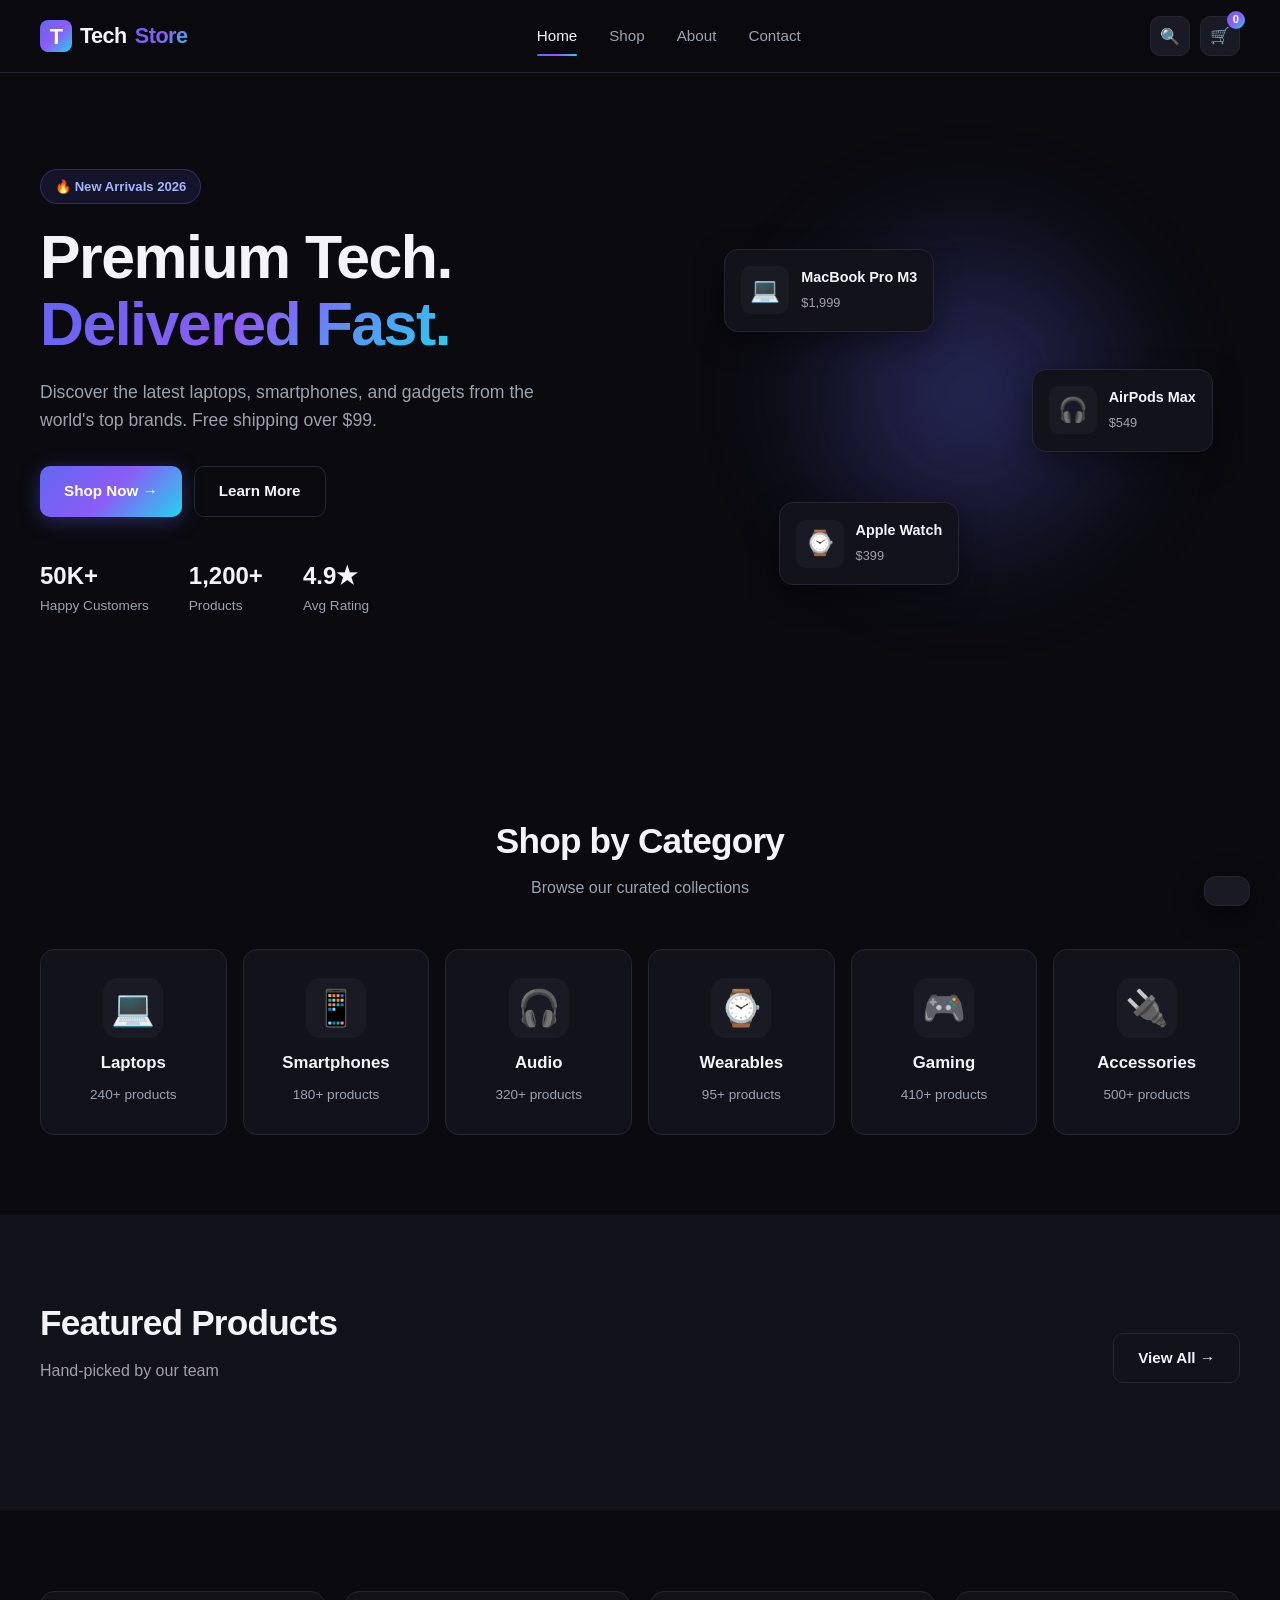
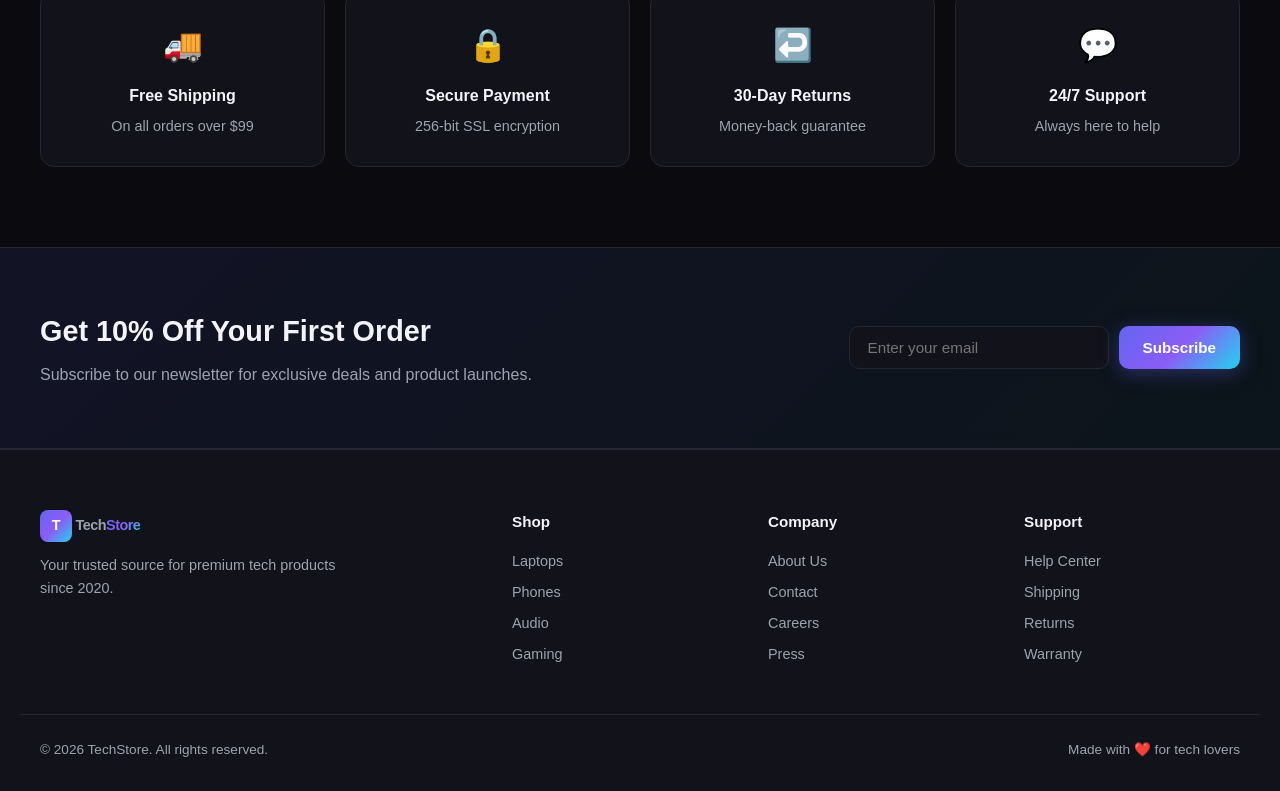
<file: index.html>
<!DOCTYPE html>
<html lang="en">
<head>
  <meta charset="UTF-8" />
  <meta name="viewport" content="width=device-width, initial-scale=1.0" />
  <title>TechStore — Premium Tech, Delivered</title>
  <meta name="description" content="Shop the latest gadgets, laptops, and accessories at TechStore." />
  <link rel="icon" href="favicon.svg" type="image/svg+xml" />
  <link rel="stylesheet" href="assets/css/style.css" />
</head>
<body>
  <header class="navbar" id="navbar">
    <div class="container nav-inner">
      <a href="index.html" class="logo">
        <span class="logo-mark">T</span> Tech<span class="accent">Store</span>
      </a>
      <nav class="nav-links">
        <a href="index.html" class="active">Home</a>
        <a href="shop.html">Shop</a>
        <a href="about.html">About</a>
        <a href="contact.html">Contact</a>
      </nav>
      <div class="nav-actions">
        <button class="icon-btn" id="searchBtn" aria-label="Search">🔍</button>
        <a href="cart.html" class="icon-btn cart-btn" aria-label="Cart">
          🛒 <span class="cart-count" id="cartCount">0</span>
        </a>
        <button class="menu-btn" id="menuBtn" aria-label="Menu">☰</button>
      </div>
    </div>
  </header>

  <!-- Hero -->
  <section class="hero">
    <div class="container hero-inner">
      <div class="hero-text">
        <span class="badge">🔥 New Arrivals 2026</span>
        <h1>Premium Tech.<br/><span class="gradient-text">Delivered Fast.</span></h1>
        <p>Discover the latest laptops, smartphones, and gadgets from the world's top brands. Free shipping over $99.</p>
        <div class="hero-cta">
          <a href="shop.html" class="btn btn-primary">Shop Now →</a>
          <a href="about.html" class="btn btn-ghost">Learn More</a>
        </div>
        <div class="hero-stats">
          <div><strong>50K+</strong><span>Happy Customers</span></div>
          <div><strong>1,200+</strong><span>Products</span></div>
          <div><strong>4.9★</strong><span>Avg Rating</span></div>
        </div>
      </div>
      <div class="hero-visual">
        <div class="floating-card card-1">
          <div class="fc-img">💻</div>
          <div><strong>MacBook Pro M3</strong><span>$1,999</span></div>
        </div>
        <div class="floating-card card-2">
          <div class="fc-img">🎧</div>
          <div><strong>AirPods Max</strong><span>$549</span></div>
        </div>
        <div class="floating-card card-3">
          <div class="fc-img">⌚</div>
          <div><strong>Apple Watch</strong><span>$399</span></div>
        </div>
        <div class="hero-glow"></div>
      </div>
    </div>
  </section>

  <!-- Categories -->
  <section class="section">
    <div class="container">
      <div class="section-head">
        <h2>Shop by Category</h2>
        <p>Browse our curated collections</p>
      </div>
      <div class="categories">
        <a href="shop.html?cat=laptops" class="cat-card">
          <div class="cat-icon">💻</div>
          <h3>Laptops</h3>
          <span>240+ products</span>
        </a>
        <a href="shop.html?cat=phones" class="cat-card">
          <div class="cat-icon">📱</div>
          <h3>Smartphones</h3>
          <span>180+ products</span>
        </a>
        <a href="shop.html?cat=audio" class="cat-card">
          <div class="cat-icon">🎧</div>
          <h3>Audio</h3>
          <span>320+ products</span>
        </a>
        <a href="shop.html?cat=wearables" class="cat-card">
          <div class="cat-icon">⌚</div>
          <h3>Wearables</h3>
          <span>95+ products</span>
        </a>
        <a href="shop.html?cat=gaming" class="cat-card">
          <div class="cat-icon">🎮</div>
          <h3>Gaming</h3>
          <span>410+ products</span>
        </a>
        <a href="shop.html?cat=accessories" class="cat-card">
          <div class="cat-icon">🔌</div>
          <h3>Accessories</h3>
          <span>500+ products</span>
        </a>
      </div>
    </div>
  </section>

  <!-- Featured Products -->
  <section class="section section-alt">
    <div class="container">
      <div class="section-head row">
        <div>
          <h2>Featured Products</h2>
          <p>Hand-picked by our team</p>
        </div>
        <a href="shop.html" class="btn btn-ghost">View All →</a>
      </div>
      <div class="product-grid" id="featuredGrid"></div>
    </div>
  </section>

  <!-- Trust badges -->
  <section class="section">
    <div class="container trust-grid">
      <div class="trust-card">
        <div class="trust-icon">🚚</div>
        <h4>Free Shipping</h4>
        <p>On all orders over $99</p>
      </div>
      <div class="trust-card">
        <div class="trust-icon">🔒</div>
        <h4>Secure Payment</h4>
        <p>256-bit SSL encryption</p>
      </div>
      <div class="trust-card">
        <div class="trust-icon">↩️</div>
        <h4>30-Day Returns</h4>
        <p>Money-back guarantee</p>
      </div>
      <div class="trust-card">
        <div class="trust-icon">💬</div>
        <h4>24/7 Support</h4>
        <p>Always here to help</p>
      </div>
    </div>
  </section>

  <!-- Newsletter -->
  <section class="newsletter">
    <div class="container newsletter-inner">
      <div>
        <h2>Get 10% Off Your First Order</h2>
        <p>Subscribe to our newsletter for exclusive deals and product launches.</p>
      </div>
      <form class="newsletter-form" id="newsletterForm">
        <input type="email" placeholder="Enter your email" required />
        <button type="submit" class="btn btn-primary">Subscribe</button>
      </form>
    </div>
  </section>

  <footer class="footer">
    <div class="container footer-grid">
      <div>
        <a href="index.html" class="logo">
          <span class="logo-mark">T</span> Tech<span class="accent">Store</span>
        </a>
        <p class="footer-about">Your trusted source for premium tech products since 2020.</p>
      </div>
      <div>
        <h4>Shop</h4>
        <a href="shop.html?cat=laptops">Laptops</a>
        <a href="shop.html?cat=phones">Phones</a>
        <a href="shop.html?cat=audio">Audio</a>
        <a href="shop.html?cat=gaming">Gaming</a>
      </div>
      <div>
        <h4>Company</h4>
        <a href="about.html">About Us</a>
        <a href="contact.html">Contact</a>
        <a href="#">Careers</a>
        <a href="#">Press</a>
      </div>
      <div>
        <h4>Support</h4>
        <a href="#">Help Center</a>
        <a href="#">Shipping</a>
        <a href="#">Returns</a>
        <a href="#">Warranty</a>
      </div>
    </div>
    <div class="container footer-bottom">
      <p>© 2026 TechStore. All rights reserved.</p>
      <p>Made with ❤️ for tech lovers</p>
    </div>
  </footer>

  <div class="toast" id="toast"></div>

  <script src="assets/js/products.js"></script>
  <script src="assets/js/cart.js"></script>
  <script src="assets/js/app.js"></script>
</body>
</html>
</file>
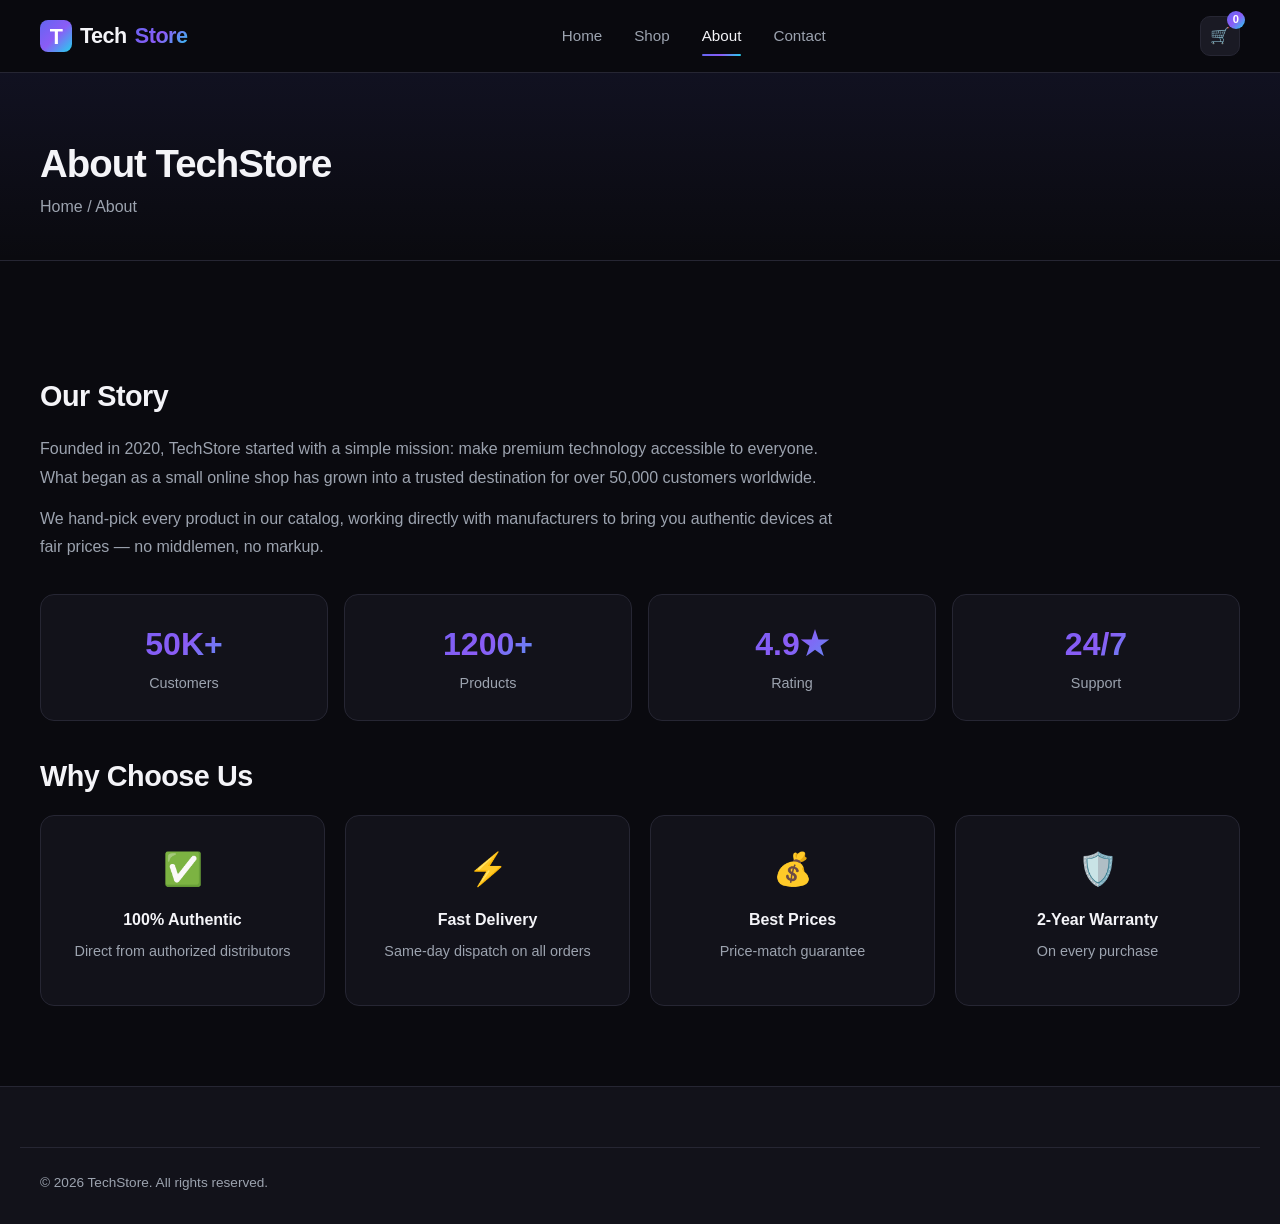
<file: about.html>
<!DOCTYPE html>
<html lang="en">
<head>
  <meta charset="UTF-8" />
  <meta name="viewport" content="width=device-width, initial-scale=1.0" />
  <title>About — TechStore</title>
  <link rel="icon" href="favicon.svg" type="image/svg+xml" />
  <link rel="stylesheet" href="assets/css/style.css" />
</head>
<body>
  <header class="navbar">
    <div class="container nav-inner">
      <a href="index.html" class="logo"><span class="logo-mark">T</span> Tech<span class="accent">Store</span></a>
      <nav class="nav-links">
        <a href="index.html">Home</a>
        <a href="shop.html">Shop</a>
        <a href="about.html" class="active">About</a>
        <a href="contact.html">Contact</a>
      </nav>
      <div class="nav-actions">
        <a href="cart.html" class="icon-btn cart-btn">🛒 <span class="cart-count" id="cartCount">0</span></a>
        <button class="menu-btn" id="menuBtn">☰</button>
      </div>
    </div>
  </header>

  <section class="page-head">
    <div class="container">
      <h1>About TechStore</h1>
      <p><a href="index.html">Home</a> / About</p>
    </div>
  </section>

  <section class="section">
    <div class="container about-content">
      <h2>Our Story</h2>
      <p>Founded in 2020, TechStore started with a simple mission: make premium technology accessible to everyone. What began as a small online shop has grown into a trusted destination for over 50,000 customers worldwide.</p>
      <p>We hand-pick every product in our catalog, working directly with manufacturers to bring you authentic devices at fair prices — no middlemen, no markup.</p>

      <div class="stats-grid">
        <div class="stat-card"><strong>50K+</strong><span>Customers</span></div>
        <div class="stat-card"><strong>1200+</strong><span>Products</span></div>
        <div class="stat-card"><strong>4.9★</strong><span>Rating</span></div>
        <div class="stat-card"><strong>24/7</strong><span>Support</span></div>
      </div>

      <h2>Why Choose Us</h2>
      <div class="trust-grid">
        <div class="trust-card"><div class="trust-icon">✅</div><h4>100% Authentic</h4><p>Direct from authorized distributors</p></div>
        <div class="trust-card"><div class="trust-icon">⚡</div><h4>Fast Delivery</h4><p>Same-day dispatch on all orders</p></div>
        <div class="trust-card"><div class="trust-icon">💰</div><h4>Best Prices</h4><p>Price-match guarantee</p></div>
        <div class="trust-card"><div class="trust-icon">🛡️</div><h4>2-Year Warranty</h4><p>On every purchase</p></div>
      </div>
    </div>
  </section>

  <footer class="footer">
    <div class="container footer-bottom">
      <p>© 2026 TechStore. All rights reserved.</p>
    </div>
  </footer>

  <script src="assets/js/products.js"></script>
  <script src="assets/js/cart.js"></script>
  <script src="assets/js/app.js"></script>
</body>
</html>
</file>
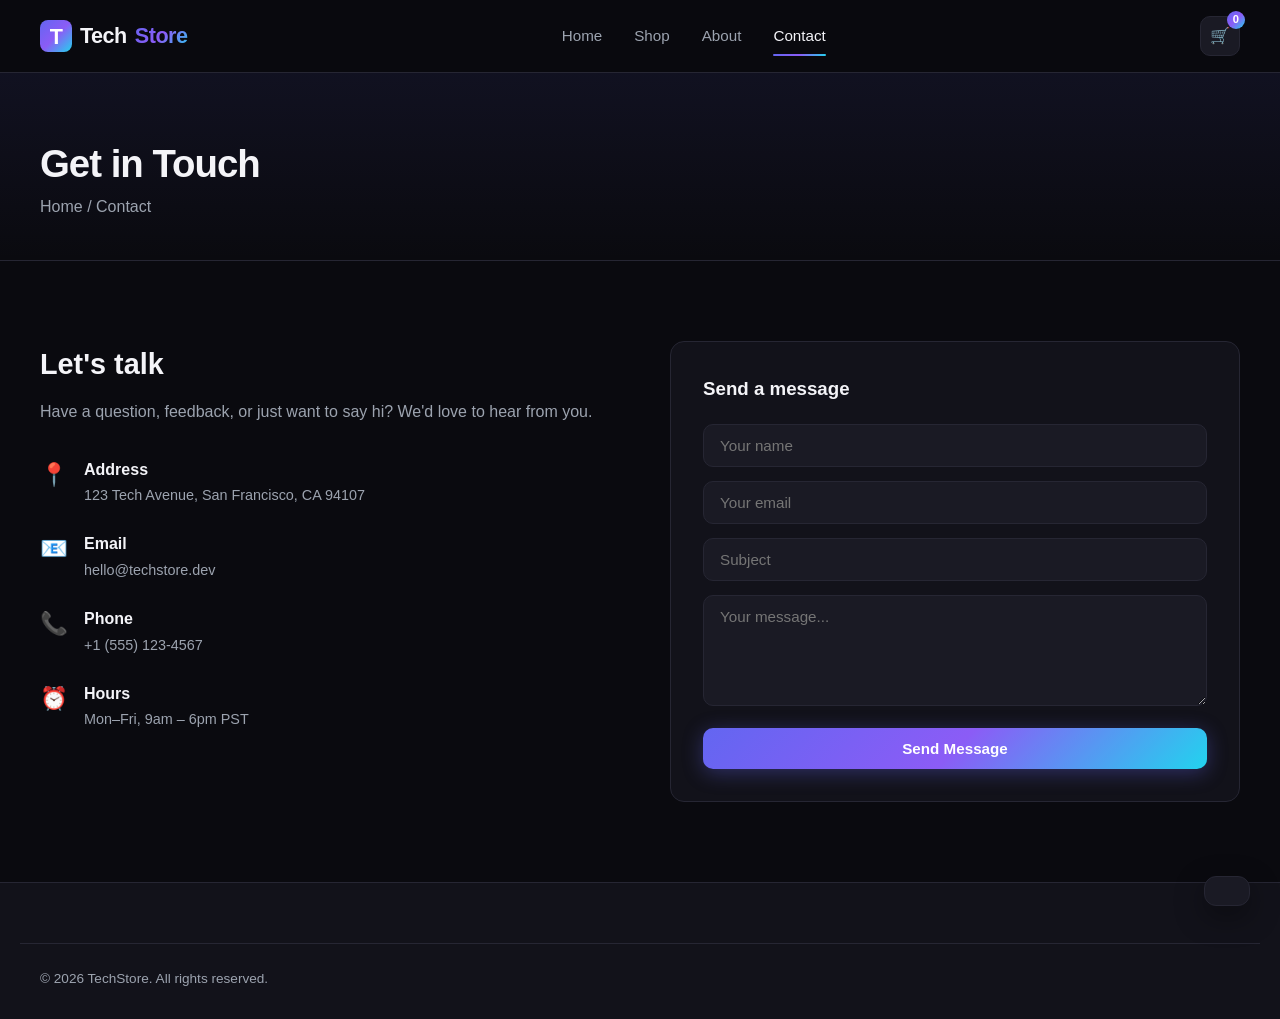
<file: contact.html>
<!DOCTYPE html>
<html lang="en">
<head>
  <meta charset="UTF-8" />
  <meta name="viewport" content="width=device-width, initial-scale=1.0" />
  <title>Contact — TechStore</title>
  <link rel="icon" href="favicon.svg" type="image/svg+xml" />
  <link rel="stylesheet" href="assets/css/style.css" />
</head>
<body>
  <header class="navbar">
    <div class="container nav-inner">
      <a href="index.html" class="logo"><span class="logo-mark">T</span> Tech<span class="accent">Store</span></a>
      <nav class="nav-links">
        <a href="index.html">Home</a>
        <a href="shop.html">Shop</a>
        <a href="about.html">About</a>
        <a href="contact.html" class="active">Contact</a>
      </nav>
      <div class="nav-actions">
        <a href="cart.html" class="icon-btn cart-btn">🛒 <span class="cart-count" id="cartCount">0</span></a>
        <button class="menu-btn" id="menuBtn">☰</button>
      </div>
    </div>
  </header>

  <section class="page-head">
    <div class="container">
      <h1>Get in Touch</h1>
      <p><a href="index.html">Home</a> / Contact</p>
    </div>
  </section>

  <section class="section">
    <div class="container contact-grid">
      <div class="contact-info">
        <h2>Let's talk</h2>
        <p>Have a question, feedback, or just want to say hi? We'd love to hear from you.</p>
        <div class="info-item"><span>📍</span><div><strong>Address</strong><p>123 Tech Avenue, San Francisco, CA 94107</p></div></div>
        <div class="info-item"><span>📧</span><div><strong>Email</strong><p>hello@techstore.dev</p></div></div>
        <div class="info-item"><span>📞</span><div><strong>Phone</strong><p>+1 (555) 123-4567</p></div></div>
        <div class="info-item"><span>⏰</span><div><strong>Hours</strong><p>Mon–Fri, 9am – 6pm PST</p></div></div>
      </div>
      <form class="contact-form" id="contactForm">
        <h3>Send a message</h3>
        <input type="text" placeholder="Your name" required />
        <input type="email" placeholder="Your email" required />
        <input type="text" placeholder="Subject" required />
        <textarea placeholder="Your message..." rows="5" required></textarea>
        <button type="submit" class="btn btn-primary full">Send Message</button>
      </form>
    </div>
  </section>

  <footer class="footer">
    <div class="container footer-bottom">
      <p>© 2026 TechStore. All rights reserved.</p>
    </div>
  </footer>

  <div class="toast" id="toast"></div>

  <script src="assets/js/products.js"></script>
  <script src="assets/js/cart.js"></script>
  <script src="assets/js/app.js"></script>
</body>
</html>
</file>
<file: assets/css/style.css>
/* ============ Reset & Base ============ */
*,*::before,*::after { box-sizing: border-box; margin: 0; padding: 0; }

:root {
  --bg: #0a0a0f;
  --bg-2: #12121a;
  --bg-3: #1a1a24;
  --border: #262633;
  --text: #f4f4f8;
  --muted: #9ca3af;
  --primary: #6366f1;
  --primary-2: #8b5cf6;
  --accent: #22d3ee;
  --success: #10b981;
  --danger: #ef4444;
  --gradient: linear-gradient(135deg, #6366f1 0%, #8b5cf6 50%, #22d3ee 100%);
  --shadow: 0 10px 30px rgba(0,0,0,.4);
  --radius: 14px;
}

[data-theme="light"] {
  --bg: #ffffff;
  --bg-2: #f7f7fb;
  --bg-3: #f0f0f5;
  --border: #e4e4ec;
  --text: #0a0a0f;
  --muted: #6b7280;
}

html { scroll-behavior: smooth; }
body {
  font-family: 'Inter', -apple-system, BlinkMacSystemFont, 'Segoe UI', Roboto, sans-serif;
  background: var(--bg);
  color: var(--text);
  line-height: 1.6;
  overflow-x: hidden;
}

a { color: inherit; text-decoration: none; }
img { max-width: 100%; display: block; }

.container { max-width: 1240px; margin: 0 auto; padding: 0 20px; }

/* ============ Navbar ============ */
.navbar {
  position: sticky; top: 0; z-index: 100;
  background: rgba(10,10,15,.75);
  backdrop-filter: blur(20px);
  -webkit-backdrop-filter: blur(20px);
  border-bottom: 1px solid var(--border);
}
[data-theme="light"] .navbar { background: rgba(255,255,255,.85); }

.nav-inner {
  display: flex; align-items: center; justify-content: space-between;
  height: 72px;
}
.logo {
  font-size: 1.35rem; font-weight: 800; letter-spacing: -.5px;
  display: flex; align-items: center; gap: 8px;
}
.logo-mark {
  display: inline-grid; place-items: center;
  width: 32px; height: 32px;
  background: var(--gradient);
  border-radius: 8px;
  color: #fff; font-weight: 900;
}
.accent {
  background: var(--gradient);
  -webkit-background-clip: text;
  background-clip: text;
  -webkit-text-fill-color: transparent;
}
.nav-links { display: flex; gap: 32px; }
.nav-links a {
  color: var(--muted); font-weight: 500; font-size: .95rem;
  transition: color .2s; position: relative;
}
.nav-links a:hover, .nav-links a.active { color: var(--text); }
.nav-links a.active::after {
  content: ''; position: absolute; bottom: -8px; left: 0; right: 0;
  height: 2px; background: var(--gradient); border-radius: 2px;
}
.nav-actions { display: flex; align-items: center; gap: 10px; }
.icon-btn {
  width: 40px; height: 40px; display: grid; place-items: center;
  background: var(--bg-3); border: 1px solid var(--border);
  border-radius: 10px; cursor: pointer; font-size: 1rem;
  position: relative; transition: all .2s;
  color: var(--text);
}
.icon-btn:hover { border-color: var(--primary); transform: translateY(-1px); }
.cart-count {
  position: absolute; top: -6px; right: -6px;
  background: var(--gradient); color: #fff;
  font-size: .7rem; font-weight: 700;
  min-width: 18px; height: 18px; border-radius: 9px;
  display: grid; place-items: center; padding: 0 5px;
}
.menu-btn { display: none; }

/* ============ Buttons ============ */
.btn {
  display: inline-flex; align-items: center; justify-content: center;
  padding: 12px 24px; border-radius: 10px;
  font-weight: 600; font-size: .95rem;
  cursor: pointer; border: none; transition: all .25s;
  white-space: nowrap;
}
.btn-primary {
  background: var(--gradient); color: #fff;
  box-shadow: 0 4px 20px rgba(99,102,241,.35);
}
.btn-primary:hover { transform: translateY(-2px); box-shadow: 0 8px 30px rgba(99,102,241,.5); }
.btn-ghost {
  background: transparent; color: var(--text);
  border: 1px solid var(--border);
}
.btn-ghost:hover { background: var(--bg-3); border-color: var(--primary); }
.btn.full { width: 100%; }
.btn.small { padding: 8px 16px; font-size: .85rem; }

/* ============ Hero ============ */
.hero { padding: 80px 0 100px; position: relative; overflow: hidden; }
.hero-inner {
  display: grid; grid-template-columns: 1.1fr 1fr;
  gap: 60px; align-items: center;
}
.badge {
  display: inline-block; padding: 6px 14px;
  background: rgba(99,102,241,.12); border: 1px solid rgba(99,102,241,.3);
  color: #a5b4fc; border-radius: 999px;
  font-size: .82rem; font-weight: 600; margin-bottom: 20px;
}
.hero h1 {
  font-size: clamp(2.2rem, 5vw, 3.8rem);
  font-weight: 800; line-height: 1.1;
  letter-spacing: -1.5px; margin-bottom: 20px;
}
.gradient-text {
  background: var(--gradient);
  -webkit-background-clip: text;
  background-clip: text;
  -webkit-text-fill-color: transparent;
}
.hero p { color: var(--muted); font-size: 1.1rem; max-width: 520px; margin-bottom: 32px; }
.hero-cta { display: flex; gap: 12px; flex-wrap: wrap; margin-bottom: 40px; }
.hero-stats { display: flex; gap: 40px; }
.hero-stats div { display: flex; flex-direction: column; }
.hero-stats strong { font-size: 1.5rem; font-weight: 800; }
.hero-stats span { color: var(--muted); font-size: .85rem; }

.hero-visual { position: relative; height: 480px; }
.hero-glow {
  position: absolute; inset: 0;
  background: radial-gradient(circle at center, rgba(99,102,241,.35), transparent 60%);
  filter: blur(40px); z-index: 0;
}
.floating-card {
  position: absolute; z-index: 1;
  background: var(--bg-2); border: 1px solid var(--border);
  border-radius: var(--radius);
  padding: 16px; display: flex; gap: 12px; align-items: center;
  box-shadow: var(--shadow);
  animation: float 5s ease-in-out infinite;
}
.floating-card .fc-img {
  width: 48px; height: 48px; border-radius: 10px;
  background: var(--bg-3); display: grid; place-items: center;
  font-size: 1.5rem;
}
.floating-card strong { display: block; font-size: .9rem; }
.floating-card span { color: var(--muted); font-size: .8rem; }
.card-1 { top: 20%; left: 5%; animation-delay: 0s; }
.card-2 { top: 45%; right: 5%; animation-delay: 1.5s; }
.card-3 { bottom: 10%; left: 15%; animation-delay: 3s; }

@keyframes float {
  0%, 100% { transform: translateY(0); }
  50% { transform: translateY(-15px); }
}

/* ============ Sections ============ */
.section { padding: 80px 0; }
.section-alt { background: var(--bg-2); }
.section-head { text-align: center; margin-bottom: 48px; }
.section-head.row {
  display: flex; align-items: end; justify-content: space-between;
  text-align: left;
}
.section-head h2 {
  font-size: clamp(1.6rem, 3vw, 2.2rem);
  font-weight: 800; letter-spacing: -.8px; margin-bottom: 6px;
}
.section-head p { color: var(--muted); }

/* ============ Categories ============ */
.categories {
  display: grid;
  grid-template-columns: repeat(auto-fit, minmax(180px, 1fr));
  gap: 16px;
}
.cat-card {
  background: var(--bg-2); border: 1px solid var(--border);
  border-radius: var(--radius); padding: 28px 20px;
  text-align: center; transition: all .3s; cursor: pointer;
}
.cat-card:hover {
  transform: translateY(-6px);
  border-color: var(--primary);
  box-shadow: 0 12px 30px rgba(99,102,241,.2);
}
.cat-icon {
  font-size: 2.2rem; margin-bottom: 12px;
  width: 60px; height: 60px; margin-inline: auto;
  display: grid; place-items: center;
  background: var(--bg-3); border-radius: 14px;
}
.cat-card h3 { font-size: 1.05rem; margin-bottom: 4px; }
.cat-card span { color: var(--muted); font-size: .85rem; }

/* ============ Product Grid ============ */
.product-grid {
  display: grid;
  grid-template-columns: repeat(auto-fill, minmax(240px, 1fr));
  gap: 20px;
}
.product-card {
  background: var(--bg-2); border: 1px solid var(--border);
  border-radius: var(--radius); overflow: hidden;
  transition: all .3s; cursor: pointer;
  display: flex; flex-direction: column;
  position: relative;
}
.product-card:hover {
  transform: translateY(-6px);
  border-color: var(--primary);
  box-shadow: 0 20px 40px rgba(0,0,0,.3);
}
.product-img {
  height: 200px; background: var(--bg-3);
  display: grid; place-items: center; font-size: 4rem;
  position: relative; overflow: hidden;
}
.product-img::before {
  content: ''; position: absolute; inset: 0;
  background: radial-gradient(circle at 30% 30%, rgba(99,102,241,.15), transparent 60%);
}
.product-badge {
  position: absolute; top: 12px; left: 12px;
  background: var(--gradient); color: #fff;
  padding: 4px 10px; border-radius: 999px;
  font-size: .7rem; font-weight: 700;
  text-transform: uppercase; letter-spacing: .5px;
}
.product-badge.discount { background: linear-gradient(135deg, #ef4444, #f97316); }
.product-info { padding: 16px; flex: 1; display: flex; flex-direction: column; gap: 8px; }
.product-cat { color: var(--muted); font-size: .75rem; text-transform: uppercase; letter-spacing: .5px; }
.product-name { font-size: 1rem; font-weight: 600; }
.product-rating { display: flex; align-items: center; gap: 6px; font-size: .85rem; color: var(--muted); }
.stars { color: #fbbf24; }
.product-price-row {
  display: flex; align-items: center; justify-content: space-between;
  margin-top: auto; padding-top: 8px;
}
.product-price { font-size: 1.15rem; font-weight: 800; }
.product-price del { color: var(--muted); font-size: .85rem; font-weight: 400; margin-left: 6px; }
.add-btn {
  background: var(--gradient); color: #fff; border: none;
  width: 36px; height: 36px; border-radius: 10px;
  cursor: pointer; font-size: 1rem;
  display: grid; place-items: center;
  transition: transform .2s;
}
.add-btn:hover { transform: scale(1.1); }
.add-btn:active { transform: scale(.95); }

/* ============ Trust / Stats ============ */
.trust-grid {
  display: grid;
  grid-template-columns: repeat(auto-fit, minmax(220px, 1fr));
  gap: 20px;
}
.trust-card {
  background: var(--bg-2); border: 1px solid var(--border);
  border-radius: var(--radius); padding: 28px 20px;
  text-align: center; transition: all .3s;
}
.trust-card:hover { border-color: var(--primary); transform: translateY(-4px); }
.trust-icon { font-size: 2rem; margin-bottom: 12px; }
.trust-card h4 { margin-bottom: 6px; }
.trust-card p { color: var(--muted); font-size: .9rem; }

.stats-grid {
  display: grid; grid-template-columns: repeat(auto-fit, minmax(150px, 1fr));
  gap: 16px; margin: 32px 0;
}
.stat-card {
  background: var(--bg-2); border: 1px solid var(--border);
  border-radius: var(--radius); padding: 24px;
  text-align: center;
}
.stat-card strong {
  display: block; font-size: 2rem; font-weight: 800;
  background: var(--gradient);
  -webkit-background-clip: text;
  background-clip: text;
  -webkit-text-fill-color: transparent;
}
.stat-card span { color: var(--muted); font-size: .9rem; }

/* ============ Newsletter ============ */
.newsletter {
  padding: 60px 0;
  background: linear-gradient(135deg, rgba(99,102,241,.1), rgba(34,211,238,.05));
  border-block: 1px solid var(--border);
}
.newsletter-inner {
  display: flex; align-items: center; justify-content: space-between;
  gap: 40px; flex-wrap: wrap;
}
.newsletter h2 { font-size: 1.8rem; margin-bottom: 8px; }
.newsletter p { color: var(--muted); }
.newsletter-form { display: flex; gap: 10px; flex-wrap: wrap; }
.newsletter-form input {
  padding: 12px 18px; border-radius: 10px;
  border: 1px solid var(--border); background: var(--bg-2);
  color: var(--text); min-width: 260px; font-size: .95rem;
}
.newsletter-form input:focus { outline: none; border-color: var(--primary); }

/* ============ Footer ============ */
.footer {
  background: var(--bg-2); border-top: 1px solid var(--border);
  padding: 60px 0 30px;
}
.footer-grid {
  display: grid; grid-template-columns: 2fr 1fr 1fr 1fr;
  gap: 40px; margin-bottom: 40px;
}
.footer-about { color: var(--muted); margin-top: 12px; max-width: 320px; font-size: .9rem; }
.footer h4 { margin-bottom: 16px; font-size: .95rem; }
.footer a { display: block; color: var(--muted); margin-bottom: 8px; font-size: .9rem; transition: color .2s; }
.footer a:hover { color: var(--text); }
.footer-bottom {
  display: flex; justify-content: space-between; align-items: center;
  padding-top: 24px; border-top: 1px solid var(--border);
  color: var(--muted); font-size: .85rem; flex-wrap: wrap; gap: 12px;
}

/* ============ Page Head ============ */
.page-head {
  padding: 60px 0 40px;
  background: linear-gradient(180deg, rgba(99,102,241,.08), transparent);
  border-bottom: 1px solid var(--border);
}
.page-head h1 { font-size: 2.4rem; font-weight: 800; letter-spacing: -1px; }
.page-head p { color: var(--muted); }
.page-head a { color: var(--muted); }
.page-head a:hover { color: var(--primary); }

/* ============ Shop ============ */
.shop-layout {
  display: grid; grid-template-columns: 240px 1fr; gap: 32px;
}
.filters {
  background: var(--bg-2); border: 1px solid var(--border);
  border-radius: var(--radius); padding: 20px; height: fit-content;
  position: sticky; top: 90px;
}
.filters h3 { margin-bottom: 16px; font-size: 1.1rem; }
.filter-group { margin-bottom: 24px; padding-bottom: 20px; border-bottom: 1px solid var(--border); }
.filter-group:last-child { border-bottom: none; margin-bottom: 0; padding-bottom: 0; }
.filter-group h4 { font-size: .85rem; text-transform: uppercase; letter-spacing: .5px; color: var(--muted); margin-bottom: 12px; }
.filter-group label {
  display: flex; align-items: center; gap: 8px;
  margin-bottom: 8px; font-size: .9rem; cursor: pointer;
}
.filter-group input[type="range"] { width: 100%; accent-color: var(--primary); }
.price-labels { display: flex; justify-content: space-between; color: var(--muted); font-size: .8rem; margin-top: 6px; }

.shop-toolbar {
  display: flex; gap: 12px; margin-bottom: 24px; flex-wrap: wrap;
}
.search-input, .sort-select {
  padding: 10px 16px; border-radius: 10px;
  border: 1px solid var(--border); background: var(--bg-2);
  color: var(--text); font-size: .9rem;
}
.search-input { flex: 1; min-width: 200px; }
.search-input:focus, .sort-select:focus { outline: none; border-color: var(--primary); }

.empty-state { text-align: center; padding: 60px 20px; color: var(--muted); }
.empty-state h3 { color: var(--text); margin: 12px 0 6px; }

/* ============ Product Detail ============ */
.product-detail {
  display: grid; grid-template-columns: 1fr 1fr; gap: 60px;
  align-items: start;
}
.pd-image {
  background: var(--bg-2); border: 1px solid var(--border);
  border-radius: var(--radius); height: 480px;
  display: grid; place-items: center; font-size: 10rem;
  position: sticky; top: 90px;
}
.pd-info h1 { font-size: 2rem; font-weight: 800; margin-bottom: 12px; letter-spacing: -.5px; }
.pd-meta { display: flex; gap: 16px; color: var(--muted); font-size: .9rem; margin-bottom: 20px; }
.pd-price { font-size: 2rem; font-weight: 800; margin-bottom: 8px; }
.pd-price del { color: var(--muted); font-size: 1.1rem; font-weight: 400; margin-left: 12px; }
.pd-desc { color: var(--muted); margin: 20px 0; line-height: 1.7; }
.pd-features { list-style: none; margin: 20px 0; }
.pd-features li { padding: 8px 0; border-bottom: 1px solid var(--border); display: flex; gap: 10px; align-items: center; }
.pd-features li::before { content: '✓'; color: var(--success); font-weight: 700; }
.pd-actions { display: flex; gap: 12px; margin-top: 24px; flex-wrap: wrap; }
.qty-selector {
  display: flex; align-items: center; gap: 0;
  border: 1px solid var(--border); border-radius: 10px; overflow: hidden;
}
.qty-selector button {
  width: 40px; height: 44px; background: var(--bg-3);
  border: none; color: var(--text); cursor: pointer; font-size: 1.1rem;
}
.qty-selector input {
  width: 50px; text-align: center; background: var(--bg-2);
  border: none; color: var(--text); height: 44px; font-weight: 600;
}

/* ============ Cart ============ */
.cart-layout { display: grid; grid-template-columns: 1fr 340px; gap: 32px; align-items: start; }
.cart-items { display: flex; flex-direction: column; gap: 16px; }
.cart-item {
  display: grid; grid-template-columns: 80px 1fr auto auto;
  gap: 16px; align-items: center;
  background: var(--bg-2); border: 1px solid var(--border);
  border-radius: var(--radius); padding: 16px;
}
.cart-item-img {
  width: 80px; height: 80px; background: var(--bg-3);
  border-radius: 10px; display: grid; place-items: center; font-size: 2rem;
}
.cart-item-info h4 { font-size: 1rem; margin-bottom: 4px; }
.cart-item-info span { color: var(--muted); font-size: .85rem; }
.cart-item-price { font-weight: 700; font-size: 1.05rem; }
.remove-btn {
  background: transparent; border: 1px solid var(--border);
  color: var(--danger); width: 32px; height: 32px;
  border-radius: 8px; cursor: pointer; font-size: .9rem;
}
.remove-btn:hover { background: rgba(239,68,68,.1); }

.cart-summary {
  background: var(--bg-2); border: 1px solid var(--border);
  border-radius: var(--radius); padding: 24px;
  position: sticky; top: 90px;
}
.cart-summary h3 { margin-bottom: 20px; }
.summary-row {
  display: flex; justify-content: space-between;
  padding: 10px 0; color: var(--muted); font-size: .95rem;
}
.summary-row.total {
  border-top: 1px solid var(--border);
  margin-top: 8px; padding-top: 16px;
  color: var(--text); font-size: 1.15rem; font-weight: 700;
}
.cart-summary .btn { margin-top: 12px; }

.cart-empty { text-align: center; padding: 80px 20px; }
.cart-empty div { font-size: 4rem; margin-bottom: 16px; }
.cart-empty h3 { margin-bottom: 8px; }
.cart-empty p { color: var(--muted); margin-bottom: 24px; }

/* ============ About / Contact ============ */
.about-content h2 { font-size: 1.8rem; margin: 32px 0 16px; letter-spacing: -.5px; }
.about-content p { color: var(--muted); margin-bottom: 12px; max-width: 800px; line-height: 1.8; }

.contact-grid { display: grid; grid-template-columns: 1fr 1fr; gap: 60px; }
.contact-info h2 { font-size: 1.8rem; margin-bottom: 12px; }
.contact-info > p { color: var(--muted); margin-bottom: 32px; }
.info-item { display: flex; gap: 16px; margin-bottom: 24px; }
.info-item > span { font-size: 1.4rem; }
.info-item strong { display: block; margin-bottom: 2px; }
.info-item p { color: var(--muted); font-size: .9rem; }

.contact-form {
  background: var(--bg-2); border: 1px solid var(--border);
  border-radius: var(--radius); padding: 32px;
}
.contact-form h3 { margin-bottom: 20px; }
.contact-form input, .contact-form textarea {
  width: 100%; padding: 12px 16px;
  background: var(--bg-3); border: 1px solid var(--border);
  border-radius: 10px; color: var(--text); font-size: .95rem;
  margin-bottom: 14px; font-family: inherit; resize: vertical;
}
.contact-form input:focus, .contact-form textarea:focus {
  outline: none; border-color: var(--primary);
}

/* ============ Error Page ============ */
.error-page { min-height: 70vh; display: grid; place-items: center; text-align: center; }
.error-page h1 {
  font-size: 8rem; font-weight: 900; line-height: 1;
  background: var(--gradient);
  -webkit-background-clip: text;
  background-clip: text;
  -webkit-text-fill-color: transparent;
}
.error-page h2 { font-size: 1.8rem; margin: 12px 0; }
.error-page p { color: var(--muted); margin-bottom: 24px; }

/* ============ Toast ============ */
.toast {
  position: fixed; bottom: 30px; right: 30px;
  background: var(--bg-3); border: 1px solid var(--border);
  color: var(--text); padding: 14px 22px;
  border-radius: 12px; box-shadow: var(--shadow);
  transform: translateY(120%); transition: transform .35s cubic-bezier(.34,1.56,.64,1);
  z-index: 1000; font-weight: 500; font-size: .9rem;
}
.toast.show { transform: translateY(0); }
.toast.success { border-color: var(--success); }
.toast.error { border-color: var(--danger); }

/* ============ Responsive ============ */
@media (max-width: 980px) {
  .hero-inner { grid-template-columns: 1fr; }
  .hero-visual { height: 340px; }
  .shop-layout { grid-template-columns: 1fr; }
  .filters { position: static; }
  .product-detail { grid-template-columns: 1fr; gap: 30px; }
  .pd-image { height: 320px; font-size: 6rem; position: static; }
  .cart-layout { grid-template-columns: 1fr; }
  .cart-summary { position: static; }
  .contact-grid { grid-template-columns: 1fr; gap: 32px; }
  .footer-grid { grid-template-columns: 1fr 1fr; }
  .nav-links { display: none; }
  .nav-links.open {
    display: flex; flex-direction: column;
    position: absolute; top: 72px; left: 0; right: 0;
    background: var(--bg-2); border-bottom: 1px solid var(--border);
    padding: 20px; gap: 16px;
  }
  .menu-btn { display: grid; }
}

@media (max-width: 600px) {
  .hero { padding: 50px 0 60px; }
  .hero-stats { gap: 24px; }
  .section { padding: 60px 0; }
  .cart-item { grid-template-columns: 60px 1fr auto; }
  .cart-item-price { grid-column: 2 / -1; }
  .footer-grid { grid-template-columns: 1fr; }
  .footer-bottom { flex-direction: column; text-align: center; }
}
</file>
